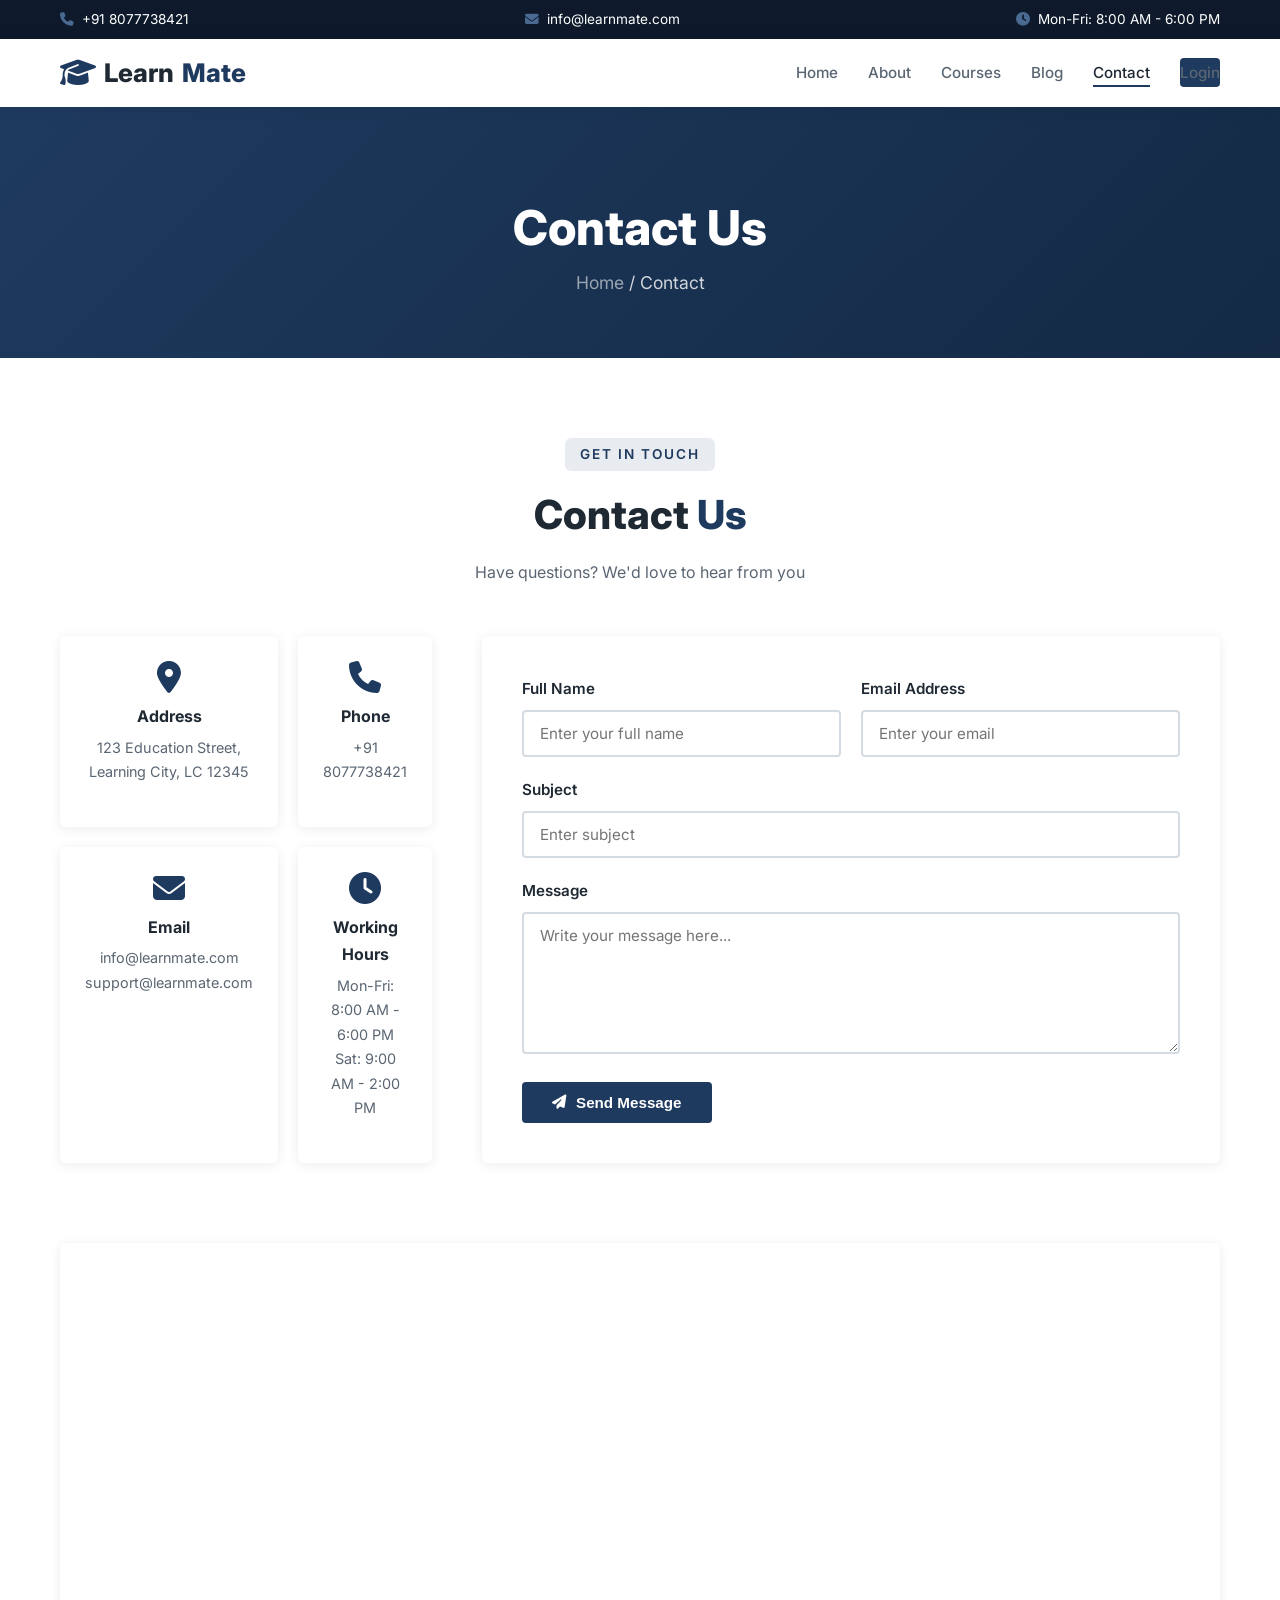
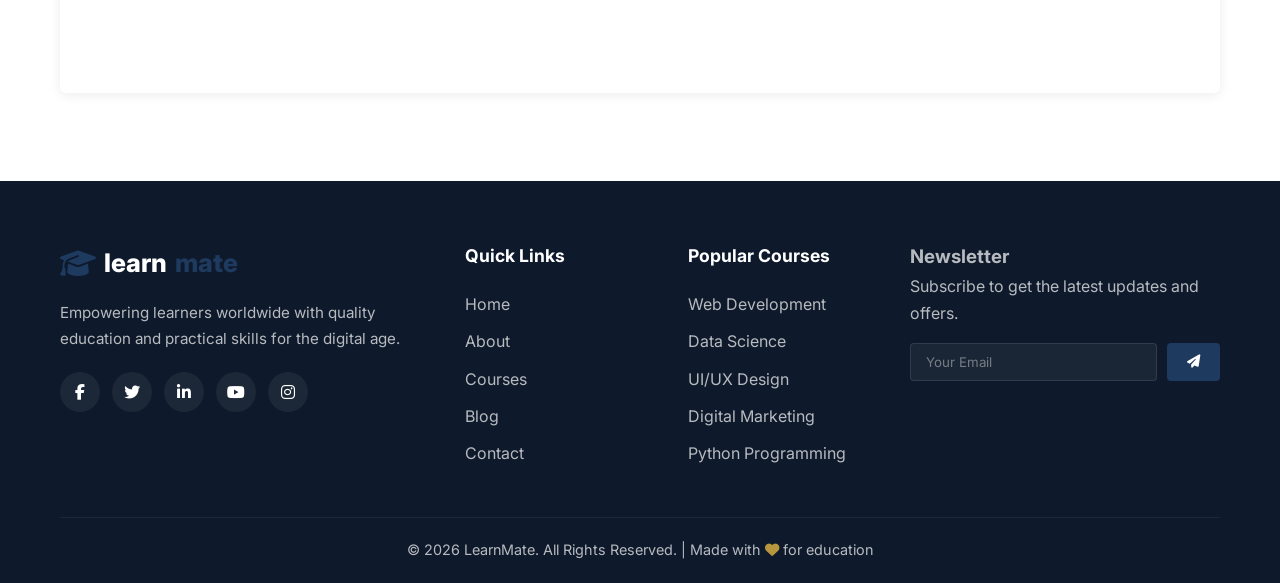
<file: contact.html>
<!doctype html>
<html lang="en">
  <head>
    <meta charset="UTF-8" />
    <meta name="viewport" content="width=device-width, initial-scale=1.0" />
    <title>Contact Us - EduLearn</title>
    <link rel="preconnect" href="https://fonts.googleapis.com" />
    <link rel="preconnect" href="https://fonts.gstatic.com" crossorigin />
    <link
      href="https://fonts.googleapis.com/css2?family=Inter:wght@300;400;500;600;700;800&display=swap"
      rel="stylesheet"
    />
    <link
      rel="stylesheet"
      href="https://cdnjs.cloudflare.com/ajax/libs/font-awesome/6.4.0/css/all.min.css"
    />
    <link rel="stylesheet" href="css/style.css" />
  </head>
  <body>
    <!-- ===== TOP ANNOUNCEMENT BAR ===== -->
    <div class="top-bar">
      <div class="container">
        <span><i class="fas fa-phone"></i>+91 8077738421</span>
        <span><i class="fas fa-envelope"></i> info@learnmate.com</span>
        <span><i class="fas fa-clock"></i> Mon-Fri: 8:00 AM - 6:00 PM</span>
      </div>
    </div>

    <!-- ===== HEADER ===== -->
    <header class="header" id="header">
      <nav class="navbar container">
        <div class="logo">
          <a href="index.html">
            <i class="fas fa-graduation-cap"></i>
            Learn<span>Mate</span>
          </a>
        </div>
        <ul class="nav-menu" id="navMenu">
          <li><a href="index.html" class="nav-link">Home</a></li>
          <li><a href="about.html" class="nav-link">About</a></li>
          <li><a href="courses.html" class="nav-link">Courses</a></li>
          <li><a href="blog.html" class="nav-link">Blog</a></li>
          <li><a href="contact.html" class="nav-link active">Contact</a></li>
          <li><a href="login.html" class="nav-link btn-nav">Login</a></li>
        </ul>
        <div class="hamburger" id="hamburger">
          <span></span>
          <span></span>
          <span></span>
        </div>
      </nav>
    </header>

    <!-- ===== PAGE BANNER ===== -->
    <section class="page-banner">
      <div class="container">
        <h1>Contact Us</h1>
        <p><a href="index.html">Home</a> / Contact</p>
      </div>
    </section>

    <!-- ===== CONTACT SECTION ===== -->
    <section class="contact-page section-padding">
      <div class="container">
        <div class="section-header">
          <span class="section-tag">Get In Touch</span>
          <h2>Contact <span>Us</span></h2>
          <p>Have questions? We'd love to hear from you</p>
        </div>
        <div class="contact-page-grid">
          <div class="contact-info-cards">
            <div class="contact-card">
              <i class="fas fa-map-marker-alt"></i>
              <h4>Address</h4>
              <p>123 Education Street,<br />Learning City, LC 12345</p>
            </div>
            <div class="contact-card">
              <i class="fas fa-phone"></i>
              <h4>Phone</h4>
              <p>+91 8077738421</p>
            </div>
            <div class="contact-card">
              <i class="fas fa-envelope"></i>
              <h4>Email</h4>
              <p>info@learnmate.com<br />support@learnmate.com</p>
            </div>
            <div class="contact-card">
              <i class="fas fa-clock"></i>
              <h4>Working Hours</h4>
              <p>Mon-Fri: 8:00 AM - 6:00 PM<br />Sat: 9:00 AM - 2:00 PM</p>
            </div>
          </div>
          <form class="contact-form" id="contactForm">
            <div class="form-row">
              <div class="form-group">
                <label for="fullName">Full Name</label>
                <input
                  type="text"
                  id="fullName"
                  placeholder="Enter your full name"
                  required
                />
              </div>
              <div class="form-group">
                <label for="emailAddress">Email Address</label>
                <input
                  type="email"
                  id="emailAddress"
                  placeholder="Enter your email"
                  required
                />
              </div>
            </div>
            <div class="form-group">
              <label for="subjectLine">Subject</label>
              <input
                type="text"
                id="subjectLine"
                placeholder="Enter subject"
                required
              />
            </div>
            <div class="form-group">
              <label for="messageContent">Message</label>
              <textarea
                id="messageContent"
                rows="6"
                placeholder="Write your message here..."
                required
              ></textarea>
            </div>
            <button type="submit" class="btn btn-primary">
              <i class="fas fa-paper-plane"></i> Send Message
            </button>
            <div id="contactFeedback" class="form-feedback"></div>
          </form>
        </div>
      </div>
    </section>

    <!-- ===== MAP SECTION ===== -->
    <section class="map-section">
      <div class="container">
        <iframe
          src="https://www.google.com/maps/embed?pb=!1m18!1m12!1m3!1d3153.019548315946!2d-122.41941518468147!3d37.77492977975922!2m3!1f0!2f0!3f0!3m2!1i1024!2i768!4f13.1!3m3!1m2!1s0x8085808d5b7d1f8b%3A0x6b7e0d4f8c5f5b5f!2sSan%20Francisco%2C%20CA!5e0!3m2!1sen!2sus!4v1700000000000"
          width="100%"
          height="450"
          style="border: 0"
          allowfullscreen=""
          loading="lazy"
          referrerpolicy="no-referrer-when-downgrade"
        >
        </iframe>
      </div>
    </section>

    <!-- ===== FOOTER ===== -->
    <footer class="footer">
      <div class="container">
        <div class="footer-grid">
          <div class="footer-about">
            <div class="logo">
              <a href="index.html">
                <i class="fas fa-graduation-cap"></i>
                learn<span>mate</span>
              </a>
            </div>
            <p>
              Empowering learners worldwide with quality education and practical
              skills for the digital age.
            </p>
            <div class="social-links">
              <a href="#"><i class="fab fa-facebook-f"></i></a>
              <a href="#"><i class="fab fa-twitter"></i></a>
              <a href="#"><i class="fab fa-linkedin-in"></i></a>
              <a href="#"><i class="fab fa-youtube"></i></a>
              <a href="#"><i class="fab fa-instagram"></i></a>
            </div>
          </div>
          <div class="footer-links">
            <h3>Quick Links</h3>
            <ul>
              <li><a href="index.html">Home</a></li>
              <li><a href="about.html">About</a></li>
              <li><a href="courses.html">Courses</a></li>
              <li><a href="blog.html">Blog</a></li>
              <li><a href="contact.html">Contact</a></li>
            </ul>
          </div>
          <div class="footer-links">
            <h3>Popular Courses</h3>
            <ul>
              <li><a href="#">Web Development</a></li>
              <li><a href="#">Data Science</a></li>
              <li><a href="#">UI/UX Design</a></li>
              <li><a href="#">Digital Marketing</a></li>
              <li><a href="#">Python Programming</a></li>
            </ul>
          </div>
          <div class="footer-newsletter">
            <h3>Newsletter</h3>
            <p>Subscribe to get the latest updates and offers.</p>
            <form id="newsletterForm">
              <input type="email" placeholder="Your Email" required />
              <button type="submit"><i class="fas fa-paper-plane"></i></button>
            </form>
          </div>
        </div>
        <div class="footer-bottom">
          <p>
            &copy; 2026 LearnMate. All Rights Reserved. | Made with
            <i class="fas fa-heart"></i> for education
          </p>
        </div>
      </div>
    </footer>

    <button id="backToTop" class="back-to-top">
      <i class="fas fa-arrow-up"></i>
    </button>

    <script src="js/script.js"></script>
  </body>
</html>
</file>
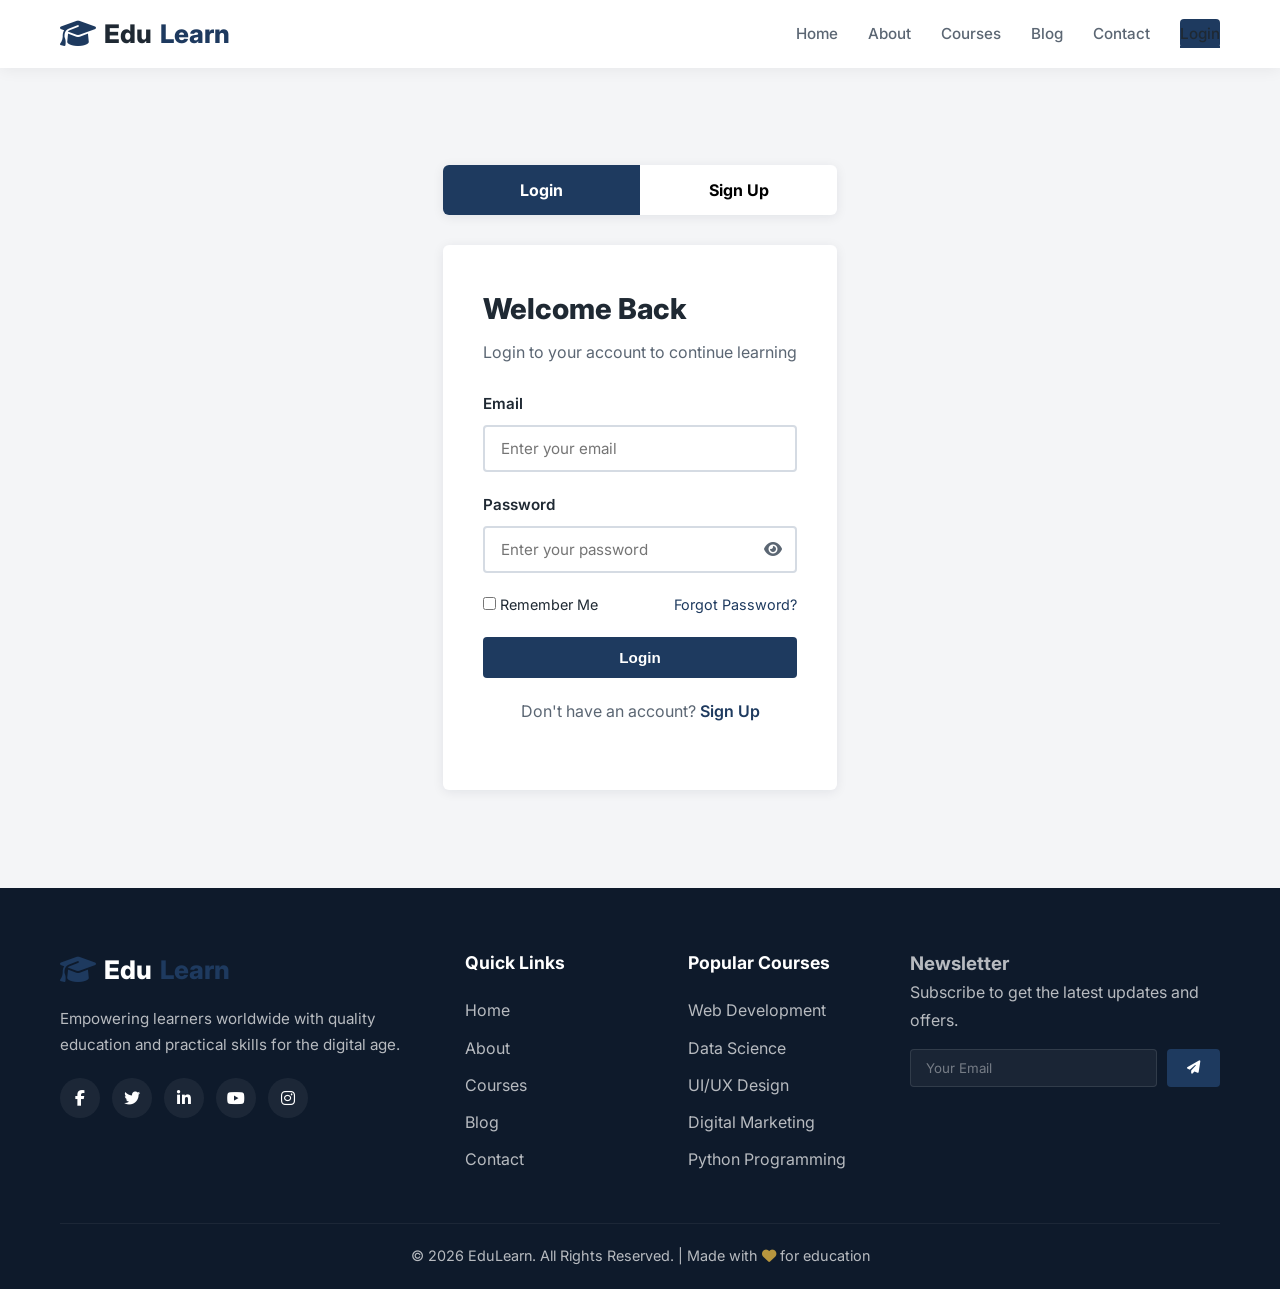
<file: login.html>
<!DOCTYPE html>
<html lang="en">
<head>
    <meta charset="UTF-8" />
    <meta name="viewport" content="width=device-width, initial-scale=1.0" />
    <title>Login - EduLearn</title>
    <link rel="preconnect" href="https://fonts.googleapis.com" />
    <link rel="preconnect" href="https://fonts.gstatic.com" crossorigin />
    <link href="https://fonts.googleapis.com/css2?family=Inter:wght@300;400;500;600;700;800&display=swap" rel="stylesheet" />
    <link rel="stylesheet" href="https://cdnjs.cloudflare.com/ajax/libs/font-awesome/6.4.0/css/all.min.css" />
    <link rel="stylesheet" href="css/style.css" />
</head>
<body>
    <!-- ===== HEADER ===== -->
    <header class="header" id="header">
        <nav class="navbar container">
            <div class="logo">
                <a href="index.html">
                    <i class="fas fa-graduation-cap"></i>
                    Edu<span>Learn</span>
                </a>
            </div>
            <ul class="nav-menu" id="navMenu">
                <li><a href="index.html" class="nav-link">Home</a></li>
                <li><a href="about.html" class="nav-link">About</a></li>
                <li><a href="courses.html" class="nav-link">Courses</a></li>
                <li><a href="blog.html" class="nav-link">Blog</a></li>
                <li><a href="contact.html" class="nav-link">Contact</a></li>
                <li><a href="login.html" class="nav-link btn-nav active">Login</a></li>
            </ul>
            <div class="hamburger" id="hamburger">
                <span></span>
                <span></span>
                <span></span>
            </div>
        </nav>
    </header>

    <!-- ===== LOGIN/SIGNUP SECTION ===== -->
    <section class="auth-section">
        <div class="container">
            <div class="auth-container">
                <div class="auth-tabs">
                    <button class="auth-tab active" data-tab="login">Login</button>
                    <button class="auth-tab" data-tab="signup">Sign Up</button>
                </div>
                
                <!-- Login Form -->
                <form id="loginForm" class="auth-form active">
                    <h2>Welcome Back</h2>
                    <p>Login to your account to continue learning</p>
                    <div class="form-group">
                        <label for="loginEmail">Email</label>
                        <input type="email" id="loginEmail" placeholder="Enter your email" required />
                    </div>
                    <div class="form-group">
                        <label for="loginPassword">Password</label>
                        <div class="password-wrapper">
                            <input type="password" id="loginPassword" placeholder="Enter your password" required />
                            <i class="fas fa-eye toggle-password" data-target="loginPassword"></i>
                        </div>
                    </div>
                    <div class="form-options">
                        <label>
                            <input type="checkbox" /> Remember Me
                        </label>
                        <a href="#">Forgot Password?</a>
                    </div>
                    <button type="submit" class="btn btn-primary btn-full">Login</button>
                    <p class="auth-switch">Don't have an account? <a href="#" id="switchToSignup">Sign Up</a></p>
                    <div id="loginFeedback" class="form-feedback"></div>
                </form>

                <!-- Signup Form -->
                <form id="signupForm" class="auth-form">
                    <h2>Create Account</h2>
                    <p>Join EduLearn and start learning today</p>
                    <div class="form-group">
                        <label for="signupName">Full Name</label>
                        <input type="text" id="signupName" placeholder="Enter your full name" required />
                    </div>
                    <div class="form-group">
                        <label for="signupEmail">Email</label>
                        <input type="email" id="signupEmail" placeholder="Enter your email" required />
                    </div>
                    <div class="form-group">
                        <label for="signupPassword">Password</label>
                        <div class="password-wrapper">
                            <input type="password" id="signupPassword" placeholder="Create a password" required />
                            <i class="fas fa-eye toggle-password" data-target="signupPassword"></i>
                        </div>
                    </div>
                    <div class="form-group">
                        <label for="signupConfirm">Confirm Password</label>
                        <div class="password-wrapper">
                            <input type="password" id="signupConfirm" placeholder="Confirm your password" required />
                            <i class="fas fa-eye toggle-password" data-target="signupConfirm"></i>
                        </div>
                    </div>
                    <div class="form-options">
                        <label>
                            <input type="checkbox" required /> I agree to the <a href="#">Terms &amp; Conditions</a>
                        </label>
                    </div>
                    <button type="submit" class="btn btn-primary btn-full">Create Account</button>
                    <p class="auth-switch">Already have an account? <a href="#" id="switchToLogin">Login</a></p>
                    <div id="signupFeedback" class="form-feedback"></div>
                </form>
            </div>
        </div>
    </section>

    <!-- ===== FOOTER ===== -->
    <footer class="footer">
        <div class="container">
            <div class="footer-grid">
                <div class="footer-about">
                    <div class="logo">
                        <a href="index.html">
                            <i class="fas fa-graduation-cap"></i>
                            Edu<span>Learn</span>
                        </a>
                    </div>
                    <p>Empowering learners worldwide with quality education and practical skills for the digital age.</p>
                    <div class="social-links">
                        <a href="#"><i class="fab fa-facebook-f"></i></a>
                        <a href="#"><i class="fab fa-twitter"></i></a>
                        <a href="#"><i class="fab fa-linkedin-in"></i></a>
                        <a href="#"><i class="fab fa-youtube"></i></a>
                        <a href="#"><i class="fab fa-instagram"></i></a>
                    </div>
                </div>
                <div class="footer-links">
                    <h3>Quick Links</h3>
                    <ul>
                        <li><a href="index.html">Home</a></li>
                        <li><a href="about.html">About</a></li>
                        <li><a href="courses.html">Courses</a></li>
                        <li><a href="blog.html">Blog</a></li>
                        <li><a href="contact.html">Contact</a></li>
                    </ul>
                </div>
                <div class="footer-links">
                    <h3>Popular Courses</h3>
                    <ul>
                        <li><a href="#">Web Development</a></li>
                        <li><a href="#">Data Science</a></li>
                        <li><a href="#">UI/UX Design</a></li>
                        <li><a href="#">Digital Marketing</a></li>
                        <li><a href="#">Python Programming</a></li>
                    </ul>
                </div>
                <div class="footer-newsletter">
                    <h3>Newsletter</h3>
                    <p>Subscribe to get the latest updates and offers.</p>
                    <form id="newsletterForm">
                        <input type="email" placeholder="Your Email" required />
                        <button type="submit"><i class="fas fa-paper-plane"></i></button>
                    </form>
                </div>
            </div>
            <div class="footer-bottom">
                <p>&copy; 2026 EduLearn. All Rights Reserved. | Made with <i class="fas fa-heart"></i> for education</p>
            </div>
        </div>
    </footer>

    <script src="js/script.js"></script>
</body>
</html>
</file>
<file: css/style.css>
/* ============================================
   MASTER STYLESHEET - EduLearn
   ============================================ */

/* ===== RESET & BASE ===== */
* {
  margin: 0;
  padding: 0;
  box-sizing: border-box;
}

:root {
  --primary-color: #1e3a5f;
  --primary-dark: #142a45;
  --primary-light: #4a6a91;
  --secondary-color: #3d5f8a;
  --accent-color: #b8963e;
  --success-color: #2f7d5b;
  --danger-color: #b3402f;
  --dark-color: #1f2933;
  --darker-color: #0e1a2b;
  --gray-color: #5b6673;
  --light-gray: #f4f5f7;
  --white: #ffffff;
  --shadow: 0 2px 12px rgba(15, 27, 45, 0.08);
  --shadow-hover: 0 8px 28px rgba(15, 27, 45, 0.14);
  --transition: all 0.3s cubic-bezier(0.4, 0, 0.2, 1);
  --border-radius: 6px;
  --border-radius-sm: 4px;
  --font-family: "Inter", sans-serif;
}

html {
  scroll-behavior: smooth;
}

body {
  font-family: var(--font-family);
  line-height: 1.7;
  color: var(--dark-color);
  background-color: var(--white);
  overflow-x: hidden;
}

a {
  text-decoration: none;
  color: inherit;
  transition: var(--transition);
}

ul {
  list-style: none;
}

img {
  max-width: 100%;
  height: auto;
  display: block;
}

.container {
  max-width: 1200px;
  margin: 0 auto;
  padding: 0 20px;
}

.section-padding {
  padding: 80px 0;
}

.section-header {
  text-align: center;
  margin-bottom: 50px;
}

.section-tag {
  display: inline-block;
  font-size: 0.85rem;
  font-weight: 600;
  color: var(--primary-color);
  text-transform: uppercase;
  letter-spacing: 2px;
  margin-bottom: 10px;
  background: rgba(30, 58, 95, 0.1);
  padding: 5px 15px;
  border-radius: 6px;
}

.section-header h2 {
  font-size: 2.5rem;
  font-weight: 800;
  color: var(--dark-color);
  margin-bottom: 10px;
}

.section-header h2 span {
  color: var(--primary-color);
}

.section-header p {
  color: var(--gray-color);
  max-width: 600px;
  margin: 0 auto;
}

.bg-light {
  background-color: var(--light-gray);
}

/* ===== BUTTONS ===== */
.btn {
  display: inline-flex;
  align-items: center;
  gap: 10px;
  padding: 12px 30px;
  border-radius: 4px;
  font-weight: 600;
  font-size: 0.95rem;
  cursor: pointer;
  transition: var(--transition);
  border: none;
  outline: none;
}

.btn i {
  font-size: 0.9rem;
}

.btn-primary {
  background: var(--primary-color);
  color: var(--white);
}

.btn-primary:hover {
  background: var(--primary-dark);
  transform: translateY(-3px);
  box-shadow: 0 10px 30px rgba(30, 58, 95, 0.35);
}

.btn-secondary {
  background: transparent;
  color: var(--primary-color);
  border: 2px solid var(--primary-color);
}

.btn-secondary:hover {
  background: var(--primary-color);
  color: var(--white);
  transform: translateY(-3px);
}

.btn-large {
  padding: 16px 40px;
  font-size: 1.1rem;
}

.btn-full {
  width: 100%;
  justify-content: center;
}

.btn-nav {
  background: var(--primary-color);
  color: var(--white);
  padding: 8px 20px;
  border-radius: 4px;
}

.btn-nav:hover {
  background: var(--primary-dark);
  color: var(--white);
}

.text-center {
  text-align: center;
  margin-top: 40px;
}

/* ===== TOP BAR ===== */
.top-bar {
  background: var(--darker-color);
  color: var(--white);
  padding: 8px 0;
  font-size: 0.85rem;
}

.top-bar .container {
  display: flex;
  justify-content: space-between;
  align-items: center;
  flex-wrap: wrap;
  gap: 10px;
}

.top-bar span {
  display: inline-flex;
  align-items: center;
  gap: 8px;
}

.top-bar i {
  color: var(--primary-light);
}

/* ===== HEADER / NAVIGATION ===== */
.header {
  background: var(--white);
  box-shadow: 0 2px 15px rgba(0, 0, 0, 0.06);
  position: sticky;
  top: 0;
  z-index: 1000;
  padding: 12px 0;
}

.navbar {
  display: flex;
  justify-content: space-between;
  align-items: center;
}

.logo a {
  font-size: 1.6rem;
  font-weight: 800;
  color: var(--dark-color);
  display: flex;
  align-items: center;
  gap: 8px;
}

.logo a i {
  color: var(--primary-color);
  font-size: 1.8rem;
}

.logo a span {
  color: var(--primary-color);
}

.nav-menu {
  display: flex;
  align-items: center;
  gap: 30px;
}

.nav-link {
  font-weight: 500;
  font-size: 0.95rem;
  color: var(--gray-color);
  padding: 5px 0;
  position: relative;
  transition: var(--transition);
}

.nav-link::after {
  content: "";
  position: absolute;
  bottom: 0;
  left: 0;
  width: 0;
  height: 2.5px;
  background: var(--primary-color);
  transition: var(--transition);
}

.nav-link:hover,
.nav-link.active {
  color: var(--dark-color);
}

.nav-link:hover::after,
.nav-link.active::after {
  width: 100%;
}

/* ===== HAMBURGER ===== */
.hamburger {
  display: none;
  flex-direction: column;
  gap: 5px;
  cursor: pointer;
  padding: 5px;
}

.hamburger span {
  display: block;
  width: 25px;
  height: 2.5px;
  background: var(--dark-color);
  transition: var(--transition);
  border-radius: 2px;
}

.hamburger.active span:nth-child(1) {
  transform: rotate(45deg) translate(5px, 5px);
}

.hamburger.active span:nth-child(2) {
  opacity: 0;
}

.hamburger.active span:nth-child(3) {
  transform: rotate(-45deg) translate(5px, -5px);
}

/* ===== HERO SECTION ===== */
.hero {
  position: relative;
  min-height: 90vh;
  display: flex;
  align-items: center;
  background: linear-gradient(135deg, #eceff4 0%, #ffffff 100%);
  padding: 40px 0;
}

.hero-overlay {
  display: none;
}

.hero-content {
  display: grid;
  grid-template-columns: 1fr 1fr;
  gap: 60px;
  align-items: center;
  width: 100%;
}

.hero-badge {
  display: inline-block;
  background: rgba(30, 58, 95, 0.1);
  color: var(--primary-color);
  padding: 6px 20px;
  border-radius: 4px;
  font-size: 0.85rem;
  font-weight: 600;
  margin-bottom: 20px;
}

.hero-text h1 {
  font-size: 3.5rem;
  font-weight: 800;
  line-height: 1.2;
  color: var(--dark-color);
  margin-bottom: 20px;
}

.hero-text h1 span {
  color: var(--primary-color);
}

.hero-text p {
  font-size: 1.15rem;
  color: var(--gray-color);
  max-width: 550px;
  margin-bottom: 30px;
}

.hero-buttons {
  display: flex;
  gap: 15px;
  flex-wrap: wrap;
  margin-bottom: 40px;
}

.hero-stats {
  display: grid;
  grid-template-columns: repeat(4, 1fr);
  gap: 30px;
  padding-top: 30px;
  border-top: 2px solid rgba(0, 0, 0, 0.06);
}

.hero-stats h3 {
  font-size: 2rem;
  font-weight: 800;
  color: var(--primary-color);
}

.hero-stats p {
  font-size: 0.9rem;
  color: var(--gray-color);
  margin: 0;
}

.hero-image img {
  width: 100%;
  max-width: 500px;
  margin: 0 auto;
  border-radius: 6px;
  box-shadow: 0 20px 60px rgba(30, 58, 95, 0.15);
}

/* ===== FEATURES ===== */
.features-grid {
  display: grid;
  grid-template-columns: repeat(4, 1fr);
  gap: 30px;
}

.feature-card {
  background: var(--white);
  padding: 35px 25px;
  border-radius: var(--border-radius);
  text-align: center;
  box-shadow: var(--shadow);
  transition: var(--transition);
  border: 1px solid rgba(0, 0, 0, 0.04);
}

.feature-card:hover {
  transform: translateY(-8px);
  box-shadow: var(--shadow-hover);
}

.feature-icon {
  width: 70px;
  height: 70px;
  background: rgba(30, 58, 95, 0.1);
  border-radius: 50%;
  display: flex;
  align-items: center;
  justify-content: center;
  margin: 0 auto 20px;
  font-size: 1.8rem;
  color: var(--primary-color);
  transition: var(--transition);
}

.feature-card:hover .feature-icon {
  background: var(--primary-color);
  color: var(--white);
}

.feature-card h3 {
  font-size: 1.2rem;
  font-weight: 700;
  margin-bottom: 10px;
}

.feature-card p {
  color: var(--gray-color);
  font-size: 0.95rem;
}

/* ===== COURSES ===== */
.courses-grid {
  display: grid;
  grid-template-columns: repeat(3, 1fr);
  gap: 30px;
}

.course-card {
  background: var(--white);
  border-radius: var(--border-radius);
  overflow: hidden;
  box-shadow: var(--shadow);
  transition: var(--transition);
}

.course-card:hover {
  transform: translateY(-5px);
  box-shadow: var(--shadow-hover);
}

.course-image {
  position: relative;
  height: 200px;
  overflow: hidden;
}

.course-image img {
  width: 100%;
  height: 100%;
  object-fit: cover;
  transition: var(--transition);
}

.course-card:hover .course-image img {
  transform: scale(1.05);
}

.course-badge {
  position: absolute;
  top: 15px;
  right: 15px;
  background: var(--primary-color);
  color: var(--white);
  padding: 4px 15px;
  border-radius: 6px;
  font-size: 0.8rem;
  font-weight: 600;
}

.course-body {
  padding: 25px;
}

.course-meta {
  display: flex;
  justify-content: space-between;
  color: var(--gray-color);
  font-size: 0.85rem;
  margin-bottom: 10px;
}

.course-body h3 {
  font-size: 1.2rem;
  font-weight: 700;
  margin-bottom: 10px;
}

.course-body p {
  color: var(--gray-color);
  font-size: 0.95rem;
  margin-bottom: 15px;
}

.course-footer {
  display: flex;
  justify-content: space-between;
  align-items: center;
  padding-top: 15px;
  border-top: 1px solid rgba(0, 0, 0, 0.06);
}

.course-price {
  font-size: 1.3rem;
  font-weight: 700;
  color: var(--primary-color);
}

.course-price span {
  font-size: 0.85rem;
  font-weight: 400;
  color: var(--gray-color);
  text-decoration: line-through;
  margin-left: 5px;
}

/* ===== TESTIMONIALS ===== */
.testimonials {
  background: var(--light-gray);
  padding: 80px 0;
}

.testimonials-slider {
  position: relative;
  max-width: 800px;
  margin: 0 auto;
  overflow: hidden;
}

.testimonial-card {
  display: none;
  animation: fadeIn 0.5s ease;
}

.testimonial-card.active {
  display: block;
}

@keyframes fadeIn {
  from {
    opacity: 0;
    transform: translateY(20px);
  }
  to {
    opacity: 1;
    transform: translateY(0);
  }
}

.testimonial-content {
  background: var(--white);
  padding: 40px;
  border-radius: var(--border-radius);
  box-shadow: var(--shadow);
  text-align: center;
}

.testimonial-content .fa-quote-left {
  font-size: 2.5rem;
  color: var(--primary-light);
  opacity: 0.3;
  margin-bottom: 20px;
}

.testimonial-content p {
  font-size: 1.1rem;
  color: var(--dark-color);
  font-style: italic;
  margin-bottom: 25px;
}

.testimonial-author {
  display: flex;
  align-items: center;
  justify-content: center;
  gap: 15px;
}

.testimonial-author img {
  width: 60px;
  height: 60px;
  border-radius: 50%;
  object-fit: cover;
  border: 3px solid var(--primary-color);
}

.testimonial-author h4 {
  font-weight: 700;
  font-size: 1rem;
}

.testimonial-author span {
  font-size: 0.85rem;
  color: var(--gray-color);
}

.stars {
  color: var(--accent-color);
  font-size: 0.85rem;
  margin-top: 5px;
}

.slider-controls {
  display: flex;
  justify-content: center;
  gap: 15px;
  margin-top: 30px;
}

.slider-controls button {
  width: 45px;
  height: 45px;
  border-radius: 50%;
  border: none;
  background: var(--white);
  color: var(--dark-color);
  font-size: 1rem;
  cursor: pointer;
  transition: var(--transition);
  box-shadow: var(--shadow);
}

.slider-controls button:hover {
  background: var(--primary-color);
  color: var(--white);
}

/* ===== CTA SECTION ===== */
.cta-section {
  background: linear-gradient(
    135deg,
    var(--primary-color),
    var(--secondary-color)
  );
  padding: 80px 0;
  text-align: center;
  color: var(--white);
}

.cta-content h2 {
  font-size: 2.5rem;
  font-weight: 800;
  margin-bottom: 15px;
}

.cta-content p {
  font-size: 1.1rem;
  opacity: 0.9;
  max-width: 600px;
  margin: 0 auto 30px;
}

.cta-content .btn-primary {
  background: var(--white);
  color: var(--primary-color);
}

.cta-content .btn-primary:hover {
  background: var(--light-gray);
  transform: translateY(-3px);
}

/* ===== PAGE BANNER ===== */
.page-banner {
  background: linear-gradient(
    135deg,
    var(--primary-color),
    var(--primary-dark)
  );
  padding: 80px 0 60px;
  color: var(--white);
  text-align: center;
  margin-top: 0;
}

.page-banner h1 {
  font-size: 3rem;
  font-weight: 800;
}

.page-banner p {
  opacity: 0.8;
  font-size: 1.1rem;
}

.page-banner a {
  color: var(--white);
  opacity: 0.7;
}

.page-banner a:hover {
  opacity: 1;
}

/* ===== ABOUT PAGE ===== */
.about-page-grid {
  display: grid;
  grid-template-columns: 1fr 1fr;
  gap: 60px;
  align-items: center;
}

.about-page-image {
  position: relative;
}

.about-page-image img {
  border-radius: var(--border-radius);
  box-shadow: var(--shadow-hover);
}

.experience-badge {
  position: absolute;
  bottom: -20px;
  right: -20px;
  background: var(--primary-color);
  color: var(--white);
  padding: 25px;
  border-radius: var(--border-radius);
  text-align: center;
}

.experience-badge h3 {
  font-size: 2.5rem;
  font-weight: 800;
}

.experience-badge p {
  font-size: 0.9rem;
  opacity: 0.9;
}

.about-page-text h2 {
  font-size: 2.5rem;
  font-weight: 800;
  margin-bottom: 20px;
}

.about-page-text h2 span {
  color: var(--primary-color);
}

.about-page-text p {
  color: var(--gray-color);
  margin-bottom: 20px;
}

.about-mission {
  display: grid;
  grid-template-columns: 1fr 1fr;
  gap: 20px;
  margin: 25px 0 30px;
}

.about-mission div {
  padding: 20px;
  background: var(--light-gray);
  border-radius: var(--border-radius-sm);
}

.about-mission i {
  font-size: 1.8rem;
  color: var(--primary-color);
  margin-bottom: 10px;
}

.about-mission h4 {
  font-weight: 700;
  margin-bottom: 5px;
}

.about-mission p {
  font-size: 0.9rem;
  margin: 0;
}

/* ===== TEAM ===== */
.team-grid {
  display: grid;
  grid-template-columns: repeat(4, 1fr);
  gap: 30px;
}

.team-card {
  background: var(--white);
  border-radius: var(--border-radius);
  overflow: hidden;
  box-shadow: var(--shadow);
  text-align: center;
  transition: var(--transition);
}

.team-card:hover {
  transform: translateY(-5px);
  box-shadow: var(--shadow-hover);
}

.team-card img {
  width: 100%;
  height: 250px;
  object-fit: cover;
}

.team-card h4 {
  font-size: 1.1rem;
  font-weight: 700;
  margin-top: 20px;
}

.team-card span {
  color: var(--gray-color);
  font-size: 0.9rem;
}

.team-social {
  display: flex;
  justify-content: center;
  gap: 15px;
  padding: 15px 0 20px;
}

.team-social a {
  width: 35px;
  height: 35px;
  border-radius: 50%;
  background: var(--light-gray);
  display: flex;
  align-items: center;
  justify-content: center;
  color: var(--gray-color);
  transition: var(--transition);
}

.team-social a:hover {
  background: var(--primary-color);
  color: var(--white);
}

/* ===== CONTACT PAGE ===== */
.contact-page-grid {
  display: grid;
  grid-template-columns: 1fr 2fr;
  gap: 50px;
}

.contact-info-cards {
  display: grid;
  grid-template-columns: 1fr 1fr;
  gap: 20px;
}

.contact-card {
  background: var(--white);
  padding: 25px;
  border-radius: var(--border-radius);
  box-shadow: var(--shadow);
  text-align: center;
}

.contact-card i {
  font-size: 2rem;
  color: var(--primary-color);
  margin-bottom: 10px;
}

.contact-card h4 {
  font-weight: 700;
  margin-bottom: 5px;
}

.contact-card p {
  font-size: 0.9rem;
  color: var(--gray-color);
}

.contact-form {
  background: var(--white);
  padding: 40px;
  border-radius: var(--border-radius);
  box-shadow: var(--shadow);
}

.form-row {
  display: grid;
  grid-template-columns: 1fr 1fr;
  gap: 20px;
}

.form-group {
  margin-bottom: 20px;
}

.form-group label {
  display: block;
  font-weight: 600;
  margin-bottom: 8px;
  font-size: 0.95rem;
}

.form-group input,
.form-group textarea,
.form-group select {
  width: 100%;
  padding: 12px 16px;
  border: 2px solid #d5dbe3;
  border-radius: var(--border-radius-sm);
  font-family: var(--font-family);
  font-size: 0.95rem;
  transition: var(--transition);
  background: var(--white);
}

.form-group input:focus,
.form-group textarea:focus {
  border-color: var(--primary-color);
  outline: none;
  box-shadow: 0 0 0 4px rgba(30, 58, 95, 0.1);
}

.form-feedback {
  margin-top: 15px;
  padding: 12px 16px;
  border-radius: var(--border-radius-sm);
  display: none;
}

.form-feedback.success {
  display: block;
  background: #e3f1ea;
  color: #1f5c42;
  border: 1px solid #b5d8c5;
}

.form-feedback.error {
  display: block;
  background: #f7e4e1;
  color: #8a2f22;
  border: 1px solid #e0b0a8;
}

/* ===== MAP ===== */
.map-section {
  padding: 0 0 80px;
}

.map-section iframe {
  border-radius: var(--border-radius);
  box-shadow: var(--shadow);
}

/* ===== FILTER BUTTONS ===== */
.filter-buttons {
  display: flex;
  justify-content: center;
  gap: 15px;
  flex-wrap: wrap;
  margin-bottom: 30px;
}

.filter-btn {
  padding: 8px 25px;
  border: 2px solid #d5dbe3;
  border-radius: 4px;
  background: transparent;
  font-weight: 600;
  cursor: pointer;
  transition: var(--transition);
  font-family: var(--font-family);
  font-size: 0.9rem;
}

.filter-btn:hover,
.filter-btn.active {
  background: var(--primary-color);
  color: var(--white);
  border-color: var(--primary-color);
}

/* ===== SEARCH ===== */
.search-container {
  display: flex;
  gap: 10px;
  max-width: 500px;
  margin: 0 auto 40px;
}

.search-container input {
  flex: 1;
  padding: 12px 20px;
  border: 2px solid #d5dbe3;
  border-radius: 4px;
  font-family: var(--font-family);
  font-size: 0.95rem;
  transition: var(--transition);
}

.search-container input:focus {
  border-color: var(--primary-color);
  outline: none;
}

.search-container button {
  padding: 12px 25px;
  border-radius: 4px;
  border: none;
  background: var(--primary-color);
  color: var(--white);
  cursor: pointer;
  transition: var(--transition);
}

.search-container button:hover {
  background: var(--primary-dark);
}

/* ===== BLOG ===== */
.blog-grid {
  display: grid;
  grid-template-columns: repeat(3, 1fr);
  gap: 30px;
}

.blog-card {
  background: var(--white);
  border-radius: var(--border-radius);
  overflow: hidden;
  box-shadow: var(--shadow);
  transition: var(--transition);
}

.blog-card:hover {
  transform: translateY(-5px);
  box-shadow: var(--shadow-hover);
}

.blog-card img {
  width: 100%;
  height: 220px;
  object-fit: cover;
}

.blog-card-body {
  padding: 25px;
}

.blog-meta {
  display: flex;
  gap: 20px;
  font-size: 0.85rem;
  color: var(--gray-color);
  margin-bottom: 10px;
}

.blog-meta i {
  margin-right: 5px;
}

.blog-card h3 {
  font-size: 1.2rem;
  font-weight: 700;
  margin-bottom: 10px;
}

.blog-card p {
  color: var(--gray-color);
  font-size: 0.95rem;
  margin-bottom: 15px;
}

.blog-card .btn {
  padding: 8px 20px;
  font-size: 0.85rem;
}

/* ===== AUTH (LOGIN/SIGNUP) ===== */
.auth-section {
  min-height: calc(100vh - 80px);
  display: flex;
  align-items: center;
  padding: 80px 0;
  background: var(--light-gray);
}

.auth-container {
  max-width: 450px;
  margin: 0 auto;
  width: 100%;
}

.auth-tabs {
  display: flex;
  background: var(--white);
  border-radius: var(--border-radius);
  overflow: hidden;
  box-shadow: var(--shadow);
  margin-bottom: 30px;
}

.auth-tab {
  flex: 1;
  padding: 15px;
  border: none;
  background: transparent;
  font-weight: 700;
  font-size: 1rem;
  cursor: pointer;
  transition: var(--transition);
  font-family: var(--font-family);
}

.auth-tab.active {
  background: var(--primary-color);
  color: var(--white);
}

.auth-form {
  background: var(--white);
  padding: 40px;
  border-radius: var(--border-radius);
  box-shadow: var(--shadow);
  display: none;
}

.auth-form.active {
  display: block;
}

.auth-form h2 {
  font-size: 1.8rem;
  font-weight: 800;
  margin-bottom: 5px;
}

.auth-form p {
  color: var(--gray-color);
  margin-bottom: 25px;
}

.password-wrapper {
  position: relative;
}

.password-wrapper input {
  width: 100%;
  padding-right: 45px;
}

.toggle-password {
  position: absolute;
  right: 15px;
  top: 50%;
  transform: translateY(-50%);
  cursor: pointer;
  color: var(--gray-color);
}

.form-options {
  display: flex;
  justify-content: space-between;
  align-items: center;
  margin-bottom: 20px;
  font-size: 0.9rem;
}

.form-options a {
  color: var(--primary-color);
}

.auth-switch {
  text-align: center;
  margin-top: 20px;
}

.auth-switch a {
  color: var(--primary-color);
  font-weight: 600;
}

/* ===== FOOTER ===== */
.footer {
  background: var(--darker-color);
  color: rgba(255, 255, 255, 0.7);
  padding: 60px 0 20px;
}

.footer-grid {
  display: grid;
  grid-template-columns: 2fr 1fr 1fr 1.5fr;
  gap: 40px;
  padding-bottom: 40px;
  border-bottom: 1px solid rgba(255, 255, 255, 0.06);
}

.footer .logo a {
  color: var(--white);
}

.footer-about p {
  margin: 15px 0 20px;
  font-size: 0.95rem;
}

.social-links {
  display: flex;
  gap: 12px;
}

.social-links a {
  width: 40px;
  height: 40px;
  border-radius: 50%;
  background: rgba(255, 255, 255, 0.06);
  display: flex;
  align-items: center;
  justify-content: center;
  color: var(--white);
  transition: var(--transition);
}

.social-links a:hover {
  background: var(--primary-color);
  transform: translateY(-3px);
}

.footer-links h3 {
  color: var(--white);
  font-size: 1.1rem;
  font-weight: 700;
  margin-bottom: 20px;
}

.footer-links li {
  margin-bottom: 10px;
}

.footer-links a:hover {
  color: var(--white);
  padding-left: 5px;
}

.footer-newsletter p {
  margin-bottom: 15px;
}

.footer-newsletter form {
  display: flex;
  gap: 10px;
}

.footer-newsletter input {
  flex: 1;
  padding: 10px 15px;
  border-radius: 4px;
  border: 1px solid rgba(255, 255, 255, 0.1);
  background: rgba(255, 255, 255, 0.05);
  color: var(--white);
  font-family: var(--font-family);
}

.footer-newsletter input::placeholder {
  color: rgba(255, 255, 255, 0.4);
}

.footer-newsletter button {
  padding: 10px 20px;
  border-radius: 4px;
  border: none;
  background: var(--primary-color);
  color: var(--white);
  cursor: pointer;
  transition: var(--transition);
}

.footer-newsletter button:hover {
  background: var(--primary-dark);
}

.footer-bottom {
  text-align: center;
  padding-top: 20px;
  font-size: 0.9rem;
}

.footer-bottom i {
  color: var(--accent-color);
}

/* ===== BACK TO TOP ===== */
.back-to-top {
  position: fixed;
  bottom: 30px;
  right: 30px;
  width: 50px;
  height: 50px;
  border-radius: 50%;
  background: var(--primary-color);
  color: var(--white);
  border: none;
  font-size: 1.2rem;
  cursor: pointer;
  transition: var(--transition);
  box-shadow: 0 4px 20px rgba(30, 58, 95, 0.3);
  opacity: 0;
  visibility: hidden;
  z-index: 999;
}

.back-to-top.visible {
  opacity: 1;
  visibility: visible;
}

.back-to-top:hover {
  background: var(--primary-dark);
  transform: translateY(-5px);
}

/* ============================================
   RESPONSIVE DESIGN
   ============================================ */

/* ===== TABLETS ===== */
@media (max-width: 1024px) {
  .hero-text h1 {
    font-size: 2.8rem;
  }

  .features-grid {
    grid-template-columns: repeat(2, 1fr);
  }

  .courses-grid {
    grid-template-columns: repeat(2, 1fr);
  }

  .team-grid {
    grid-template-columns: repeat(2, 1fr);
  }

  .blog-grid {
    grid-template-columns: repeat(2, 1fr);
  }

  .footer-grid {
    grid-template-columns: repeat(2, 1fr);
  }

  .contact-page-grid {
    grid-template-columns: 1fr;
  }

  .contact-info-cards {
    grid-template-columns: repeat(4, 1fr);
  }
}

/* ===== MOBILE ===== */
@media (max-width: 768px) {
  .top-bar {
    display: none;
  }

  .hamburger {
    display: flex;
  }

  .nav-menu {
    position: absolute;
    top: 100%;
    left: 0;
    width: 100%;
    background: var(--white);
    flex-direction: column;
    padding: 20px;
    gap: 15px;
    box-shadow: 0 10px 30px rgba(0, 0, 0, 0.1);
    transform: translateY(-120%);
    transition: var(--transition);
    opacity: 0;
    visibility: hidden;
  }

  .nav-menu.active {
    transform: translateY(0);
    opacity: 1;
    visibility: visible;
  }

  .hero-content {
    grid-template-columns: 1fr;
    text-align: center;
    gap: 30px;
  }

  .hero-text h1 {
    font-size: 2.2rem;
  }

  .hero-text p {
    margin: 0 auto 30px;
  }

  .hero-buttons {
    justify-content: center;
  }

  .hero-stats {
    grid-template-columns: repeat(2, 1fr);
    justify-items: center;
  }

  .hero-image img {
    max-width: 300px;
  }

  .section-header h2 {
    font-size: 2rem;
  }

  .features-grid {
    grid-template-columns: 1fr;
  }

  .courses-grid {
    grid-template-columns: 1fr;
  }

  .about-page-grid {
    grid-template-columns: 1fr;
  }

  .about-mission {
    grid-template-columns: 1fr;
  }

  .team-grid {
    grid-template-columns: 1fr 1fr;
  }

  .blog-grid {
    grid-template-columns: 1fr;
  }

  .contact-info-cards {
    grid-template-columns: 1fr 1fr;
  }

  .form-row {
    grid-template-columns: 1fr;
  }

  .footer-grid {
    grid-template-columns: 1fr;
    text-align: center;
  }

  .social-links {
    justify-content: center;
  }

  .footer-newsletter form {
    flex-direction: column;
  }

  .auth-form {
    padding: 25px;
  }

  .page-banner h1 {
    font-size: 2rem;
  }

  .experience-badge {
    position: relative;
    bottom: 0;
    right: 0;
    margin-top: -20px;
  }

  .contact-form {
    padding: 25px;
  }

  .filter-buttons {
    gap: 10px;
  }

  .filter-btn {
    font-size: 0.8rem;
    padding: 6px 15px;
  }
}

/* ===== SMALL MOBILE ===== */
@media (max-width: 480px) {
  .hero-text h1 {
    font-size: 1.8rem;
  }

  .hero-stats {
    grid-template-columns: 1fr 1fr;
    gap: 15px;
  }

  .hero-stats h3 {
    font-size: 1.5rem;
  }

  .contact-info-cards {
    grid-template-columns: 1fr;
  }

  .team-grid {
    grid-template-columns: 1fr;
  }

  .btn {
    padding: 10px 20px;
    font-size: 0.85rem;
  }

  .cta-content h2 {
    font-size: 1.8rem;
  }
}
</file>
